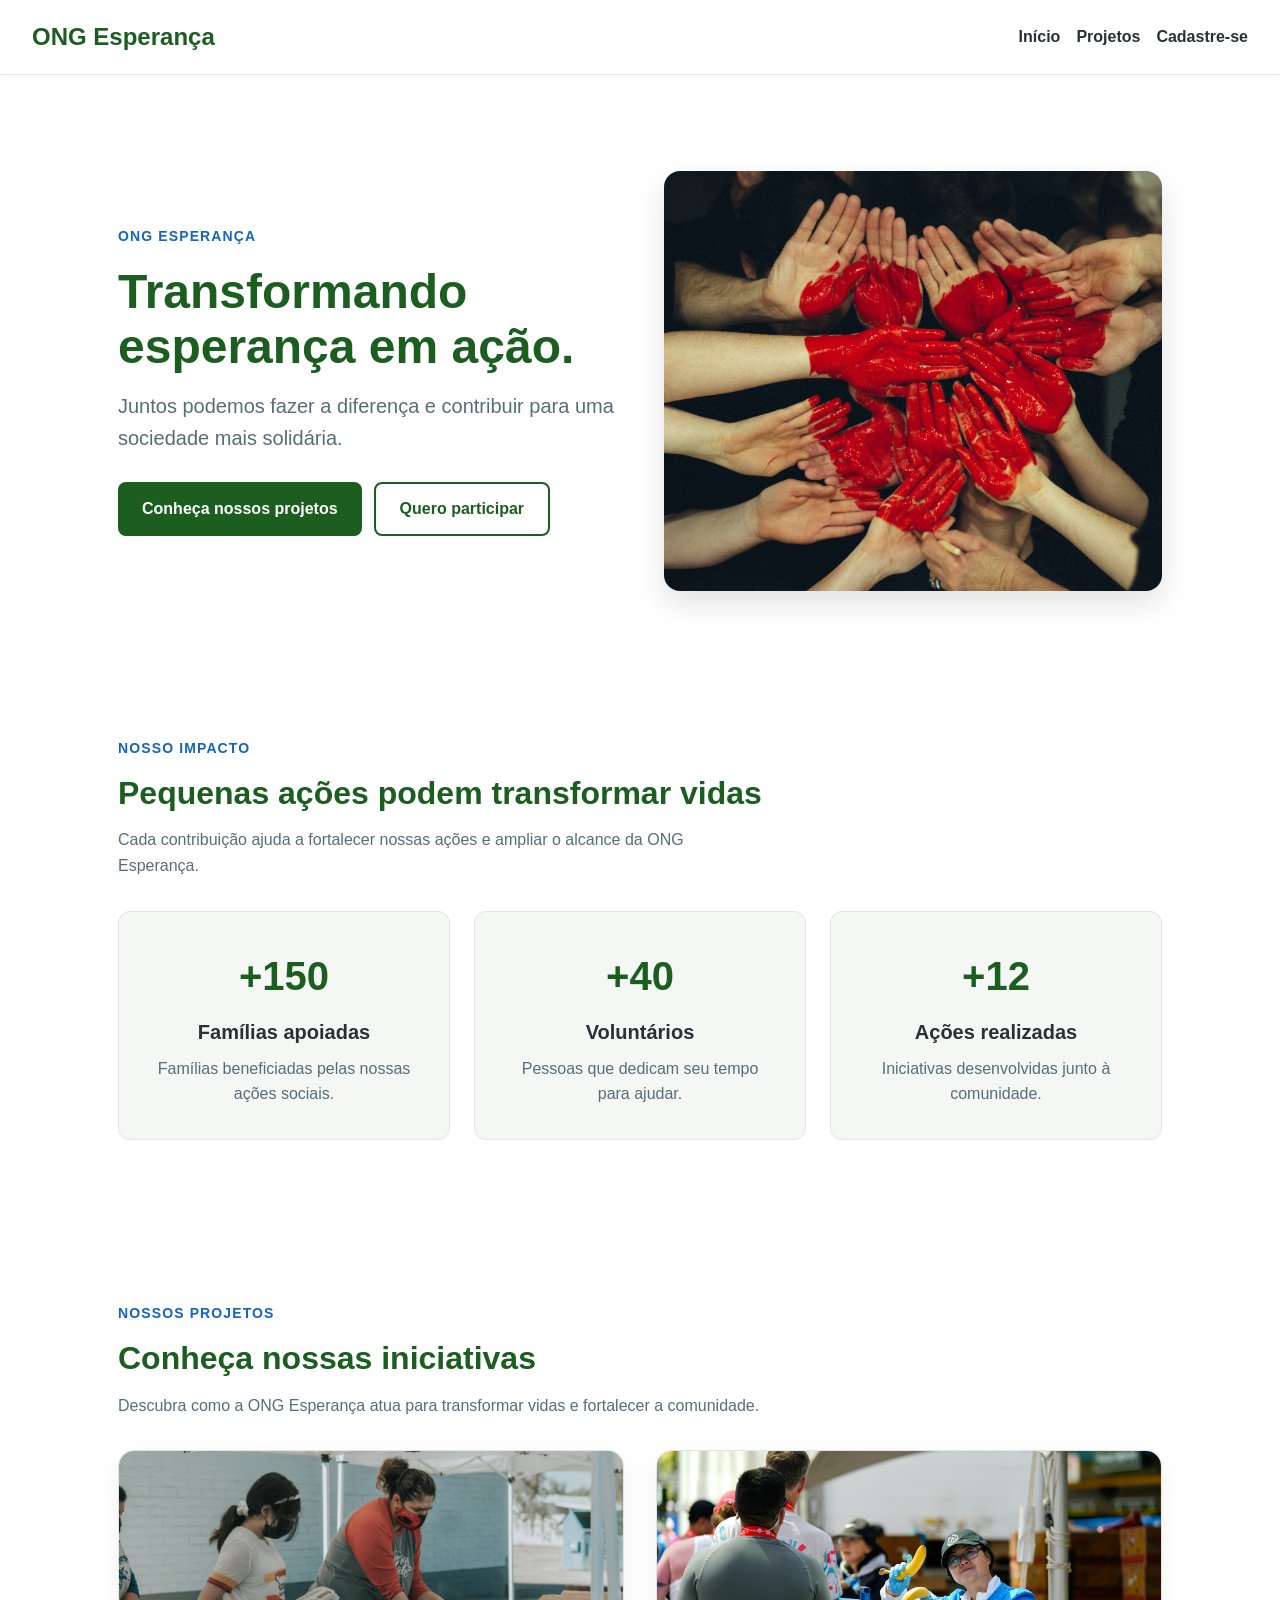
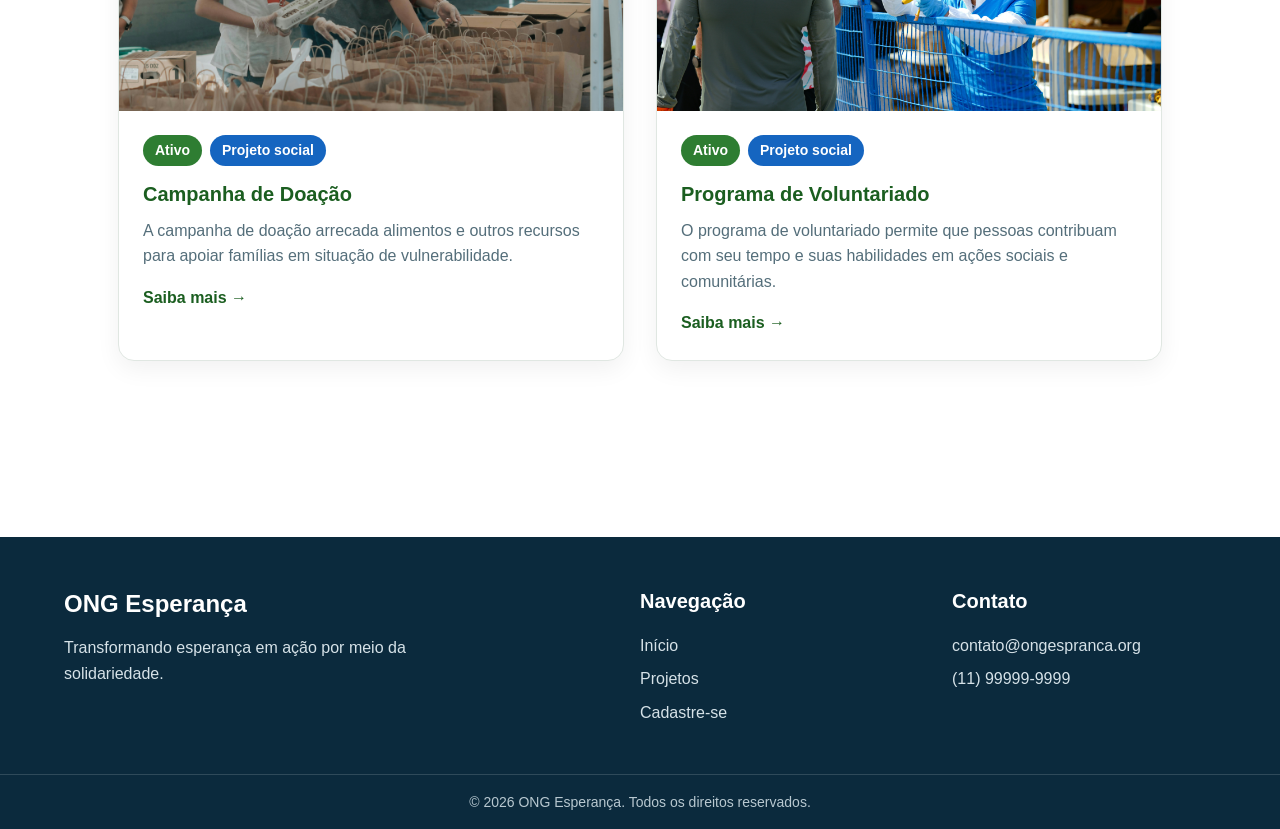
<file: index.html>
<!DOCTYPE html>
<html lang="pt-BR">

<head>
    <meta charset="UTF-8">
    <meta name="viewport" content="width=device-width, initial-scale=1.0">
    <title>ONG Esperança</title>
    <link rel="stylesheet" href="css/style.css">
</head>


<body>

    <header>
        <h1>ONG Esperança</h1>

        <nav class="main-nav">

            <input type="checkbox" id="menu-toggle" class="menu-toggle">

            <label for="menu-toggle" class="menu-button" aria-label="Abrir menu">
                ☰
            </label>

            <ul class="nav-list">

                <li>
                    <a href="index.html">Início</a>
                </li>

                <li class="dropdown">
                    <a href="projetos.html">Projetos</a>

                    <ul class="dropdown-menu">
                        <li>
                            <a href="projetos.html">Campanha de Doação</a>
                        </li>
                        <li>
                            <a href="projetos.html">Programa de Voluntariado</a>
                        </li>
                    </ul>
                </li>

                <li>
                    <a href="cadastro.html">Cadastre-se</a>
                </li>

            </ul>

        </nav>
    </header>

    <main id="app">

        <section>
            <h2>Quem Somos</h2>

            <picture>
                <source srcset="imagens/ong.webp" type="image/webp">
                <img src="imagens/ong.jpg" alt="Pessoas formando um circulo com as mão pintadas de vermelho">
            </picture>

            <p>
                A ONG Esperança atua na promoção da inclusão social,
                oferecendo apoio e oportunidades para pessoas em
                situação de vulnerabilidade.
            </p>

            <p>
                Nosso trabalho é realizado por meio de projetos sociais,
                ações comunitárias e da participação de voluntários
                e doadores.
            </p>
        </section>

        <section>
            <h2>Entre em Contato</h2>

            <p>
                <strong>Endereço:</strong>
                Rua da Solidariedade, 100 - São Paulo - SP
            </p>

            <p>
                <strong>Telefone:</strong>
                (11) 99999-9999
            </p>

            <p>
                <strong>E-mail:</strong>
                contato@ongesperanca.org.br
            </p>
        </section>

    </main>

    <footer class="site-footer">

        <div class="footer-content">

            <div class="footer-brand">
                <h2>ONG Esperança</h2>

                <p>
                    Transformando esperança em ação
                    por meio da solidariedade.
                </p>
            </div>

            <div class="footer-links">
                <h3>Navegação</h3>

                <a href="index.html">Início</a>
                <a href="projetos.html">Projetos</a>
                <a href="cadastro.html">Cadastre-se</a>
            </div>

            <div class="footer-contact">
                <h3>Contato</h3>

                <p>contato@ongespranca.org</p>
                <p>(11) 99999-9999</p>
            </div>

        </div>

        <div class="footer-bottom">
            <p>
                © 2026 ONG Esperança. Todos os direitos reservados.
            </p>
        </div>

    </footer>

    <script type="module" src="js/main.js"></script>

</body>

</html>
</file>
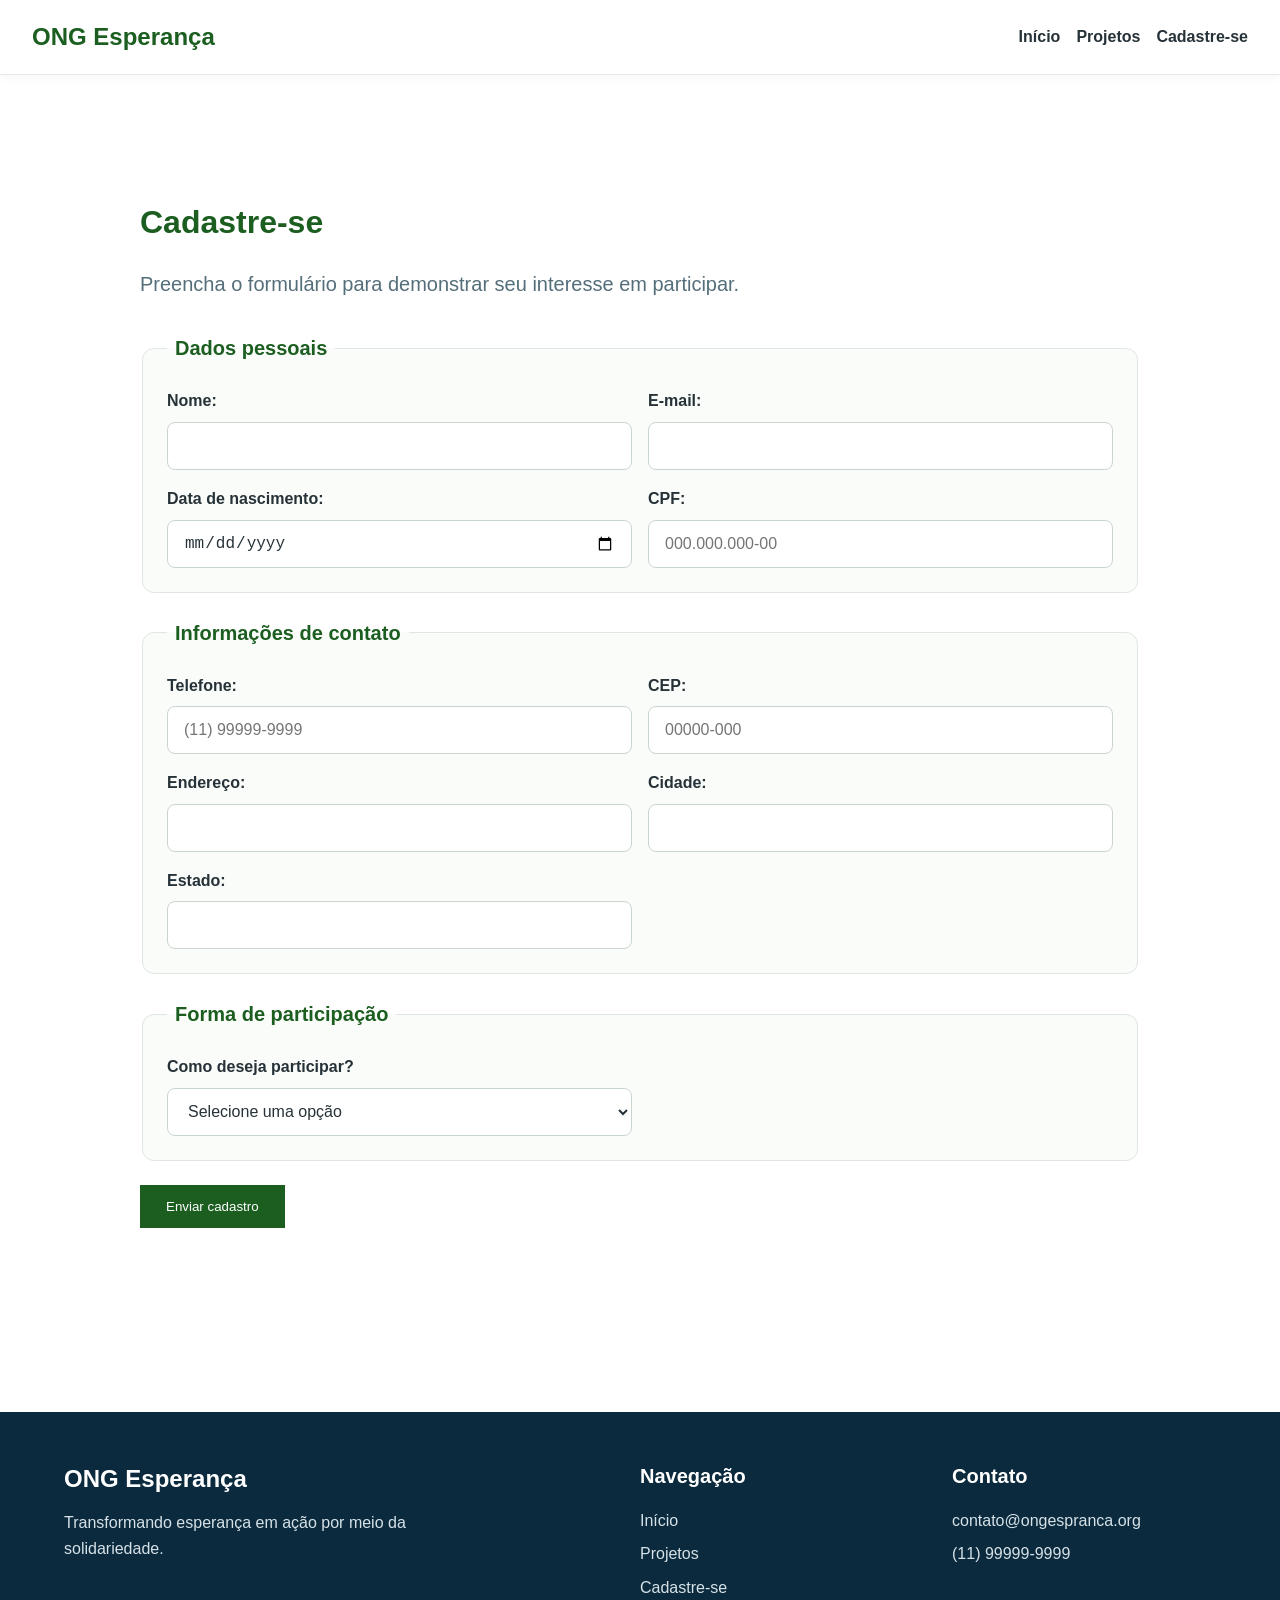
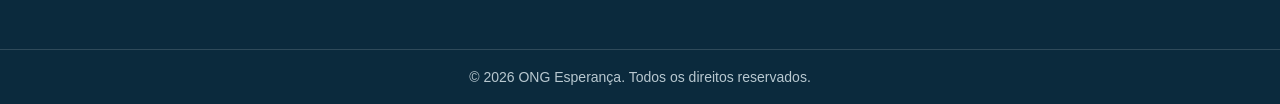
<file: cadastro.html>
<!DOCTYPE html>
<html lang="pt-BR">

<head>
    <meta charset="UTF-8">

    <meta name="viewport" content="width=device-width, initial-scale=1.0">

    <meta name="description" content="Cadastre-se para participar das ações da ONG Esperança.">

    <title>Cadastre-se | ONG Esperança</title>

    <link rel="stylesheet" href="css/style.css">
</head>


<body>

    <!-- ===============================
         CABEÇALHO
    ================================ -->

    <header>

        <h1>
            ONG Esperança
        </h1>


        <nav class="main-nav">

            <!-- Menu mobile -->

            <input type="checkbox" id="menu-toggle" class="menu-toggle">

            <label for="menu-toggle" class="menu-button" aria-label="Abrir menu">
                ☰
            </label>


            <!-- Navegação -->

            <ul class="nav-list">

                <li>
                    <a href="index.html">
                        Início
                    </a>
                </li>


                <li class="dropdown">

                    <a href="projetos.html">
                        Projetos
                    </a>


                    <ul class="dropdown-menu">

                        <li>
                            <a href="projetos.html">
                                Campanha de Doação
                            </a>
                        </li>

                        <li>
                            <a href="projetos.html">
                                Programa de Voluntariado
                            </a>
                        </li>

                    </ul>

                </li>


                <li>
                    <a href="cadastro.html">
                        Cadastre-se
                    </a>
                </li>

            </ul>

        </nav>

    </header>


    <!-- ===============================
         CONTEÚDO PRINCIPAL
         
         O formulário será inserido pelo
         JavaScript através do router.
    ================================ -->

    <main id="app">
    </main>


    <!-- ===============================
         RODAPÉ
    ================================ -->

    <footer class="site-footer">

        <div class="footer-content">


            <!-- Identidade -->

            <div class="footer-brand">

                <h2>
                    ONG Esperança
                </h2>

                <p>
                    Transformando esperança em ação por meio
                    da solidariedade.
                </p>

            </div>


            <!-- Navegação -->

            <div class="footer-links">

                <h3>
                    Navegação
                </h3>

                <a href="index.html">
                    Início
                </a>

                <a href="projetos.html">
                    Projetos
                </a>

                <a href="cadastro.html">
                    Cadastre-se
                </a>

            </div>


            <!-- Contato -->

            <div class="footer-contact">

                <h3>
                    Contato
                </h3>

                <p>
                    contato@ongespranca.org
                </p>

                <p>
                    (11) 99999-9999
                </p>

            </div>

        </div>


        <div class="footer-bottom">

            <p>
                © 2026 ONG Esperança.
                Todos os direitos reservados.
            </p>

        </div>

    </footer>


    <!-- ===============================
         JAVASCRIPT
    ================================ -->

    <script type="module" src="js/main.js"></script>

</body>

</html>
</file>
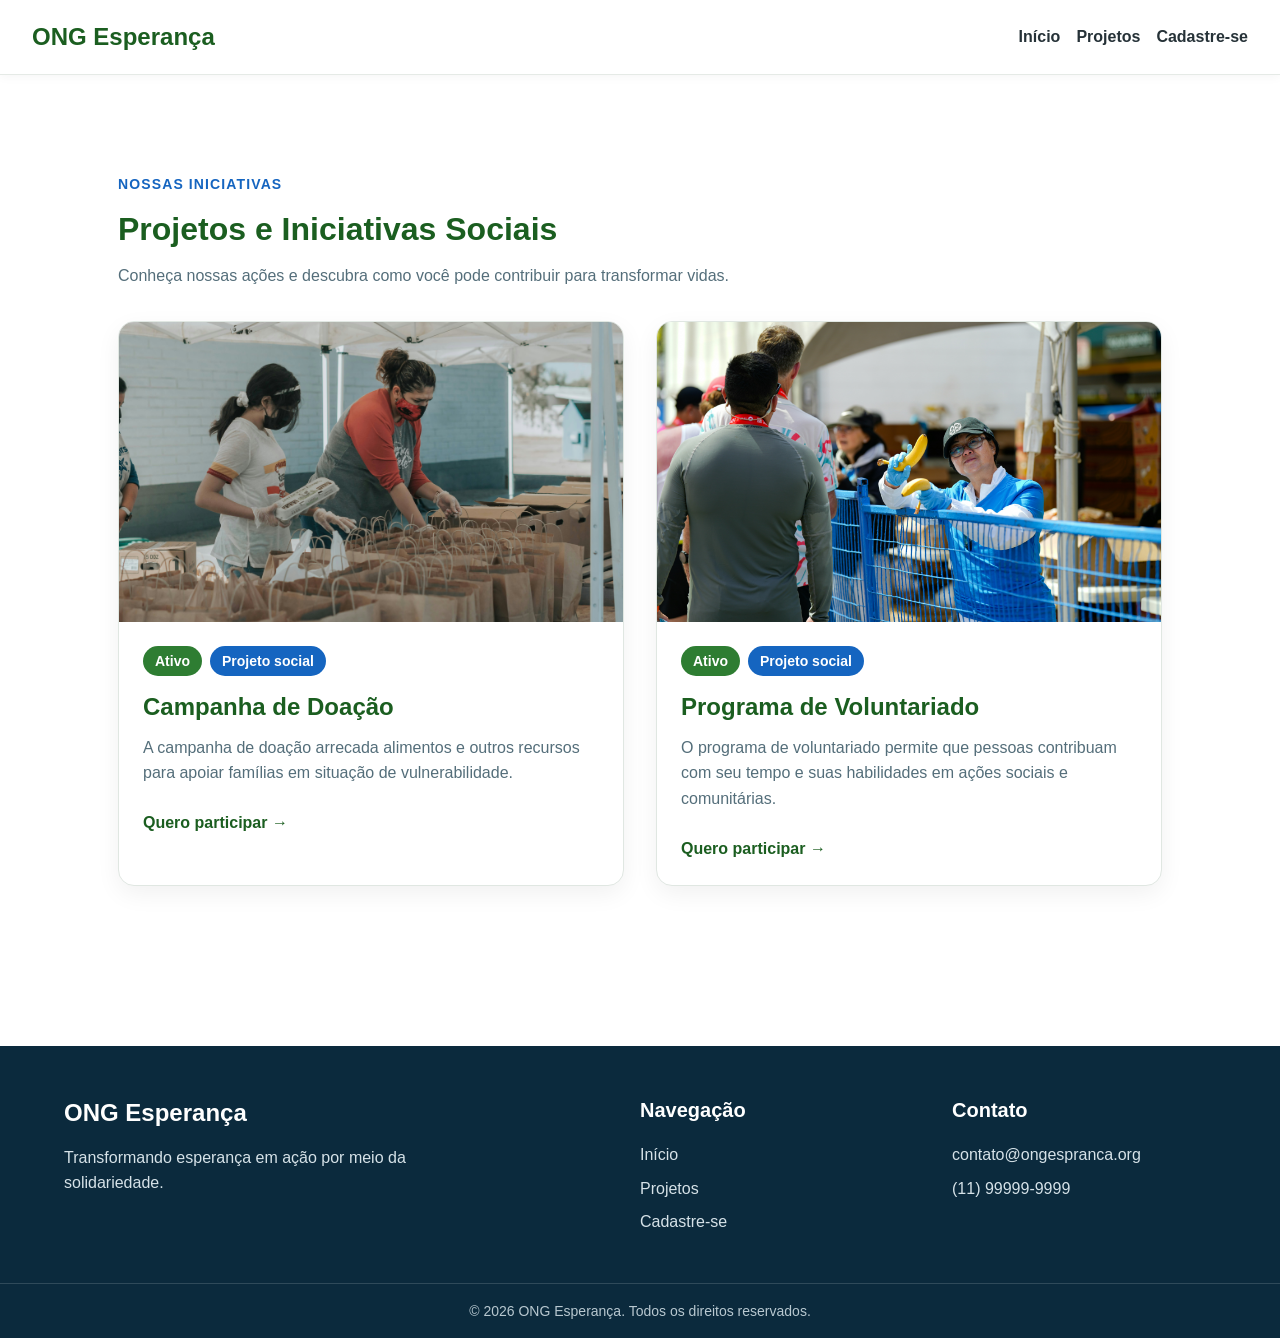
<file: projetos.html>
<!DOCTYPE html>
<html lang="pt-BR">

<head>
    <meta charset="UTF-8">

    <meta name="viewport" content="width=device-width, initial-scale=1.0">

    <meta name="description" content="Conheça os projetos e iniciativas sociais da ONG Esperança.">

    <title>Projetos | ONG Esperança</title>

    <link rel="stylesheet" href="css/style.css">
</head>


<body>

    <!-- ===============================
         CABEÇALHO
    ================================ -->

    <header>

        <h1>
            ONG Esperança
        </h1>


        <nav class="main-nav">

            <!-- Menu mobile -->

            <input type="checkbox" id="menu-toggle" class="menu-toggle">

            <label for="menu-toggle" class="menu-button" aria-label="Abrir menu">
                ☰
            </label>


            <!-- Navegação -->

            <ul class="nav-list">

                <li>
                    <a href="index.html">
                        Início
                    </a>
                </li>


                <li class="dropdown">

                    <a href="projetos.html">
                        Projetos
                    </a>


                    <ul class="dropdown-menu">

                        <li>
                            <a href="projetos.html">
                                Campanha de Doação
                            </a>
                        </li>

                        <li>
                            <a href="projetos.html">
                                Programa de Voluntariado
                            </a>
                        </li>

                    </ul>

                </li>


                <li>
                    <a href="cadastro.html">
                        Cadastre-se
                    </a>
                </li>

            </ul>

        </nav>

    </header>


    <!-- ===============================
         CONTEÚDO PRINCIPAL
         
         O conteúdo será inserido pelo
         JavaScript através do router.
    ================================ -->

    <main id="app">
    </main>


    <!-- ===============================
         RODAPÉ
    ================================ -->

    <footer class="site-footer">

        <div class="footer-content">


            <!-- Identidade -->

            <div class="footer-brand">

                <h2>
                    ONG Esperança
                </h2>

                <p>
                    Transformando esperança em ação por meio
                    da solidariedade.
                </p>

            </div>


            <!-- Navegação -->

            <div class="footer-links">

                <h3>
                    Navegação
                </h3>

                <a href="index.html">
                    Início
                </a>

                <a href="projetos.html">
                    Projetos
                </a>

                <a href="cadastro.html">
                    Cadastre-se
                </a>

            </div>


            <!-- Contato -->

            <div class="footer-contact">

                <h3>
                    Contato
                </h3>

                <p>
                    contato@ongespranca.org
                </p>

                <p>
                    (11) 99999-9999
                </p>

            </div>

        </div>


        <div class="footer-bottom">

            <p>
                © 2026 ONG Esperança.
                Todos os direitos reservados.
            </p>

        </div>

    </footer>


    <!-- ===============================
         JAVASCRIPT
    ================================ -->

    <script type="module" src="js/main.js"></script>

</body>

</html>
</file>
<file: css/style.css>
/* =========================================================
   DESIGN SYSTEM
   ========================================================= */

:root {

    /* Cores */

    --color-primary: #1B5E20;
    --color-primary-light: #2E7D32;
    --color-secondary: #1565C0;
    --color-accent: #F9A825;

    --color-text: #263238;
    --color-text-light: #546E7A;

    --color-background: #FFFFFF;
    --color-background-soft: #F5F7F5;


    /* Tipografia */

    --font-size-xl: 2rem;
    --font-size-lg: 1.5rem;
    --font-size-md: 1.25rem;
    --font-size-base: 1rem;
    --font-size-sm: 0.875rem;


    /* Espaçamentos */

    --space-1: 0.25rem;
    --space-2: 0.5rem;
    --space-3: 0.75rem;
    --space-4: 1rem;
    --space-5: 1.5rem;
    --space-6: 2rem;
    --space-7: 3rem;
    --space-8: 4rem;
}


/* =========================================================
   ESTILOS GERAIS
   ========================================================= */

* {
    box-sizing: border-box;
}

html {
    scroll-behavior: smooth;
}

body {
    margin: 0;

    font-family: Arial, sans-serif;
    font-size: var(--font-size-base);
    line-height: 1.6;

    color: var(--color-text);
    background-color: var(--color-background);
}

h1 {
    font-size: var(--font-size-xl);
    color: var(--color-primary);
}

h2 {
    font-size: var(--font-size-lg);
    color: var(--color-primary);
}

h3 {
    font-size: var(--font-size-md);
    color: var(--color-primary);
}

a {
    color: var(--color-secondary);
}

img {
    display: block;
    max-width: 100%;
    height: auto;
}


/* =========================================================
   HEADER
   ========================================================= */

header {
    display: flex;
    justify-content: space-between;
    align-items: center;
    flex-wrap: wrap;

    gap: var(--space-4);

    padding: var(--space-4) var(--space-6);

    background-color: var(--color-background);

    border-bottom: 1px solid #E5EAE6;

    box-shadow: 0 2px 10px rgba(0, 0, 0, 0.04);

    position: relative;
    z-index: 10;
}

header h1 {
    margin: 0;

    color: var(--color-primary);

    font-size: var(--font-size-lg);
    font-weight: 700;
}


/* =========================================================
   NAVEGAÇÃO
   ========================================================= */

.main-nav {
    position: relative;
}

.nav-list {
    display: flex;
    align-items: center;

    gap: var(--space-4);

    list-style: none;

    margin: 0;
    padding: 0;
}

.nav-list a {
    position: relative;

    display: block;

    padding: var(--space-2) 0;

    color: var(--color-text);

    text-decoration: none;

    font-weight: 600;

    transition: color 0.2s ease;
}

.nav-list a:hover {
    color: var(--color-primary);
}

.nav-list a::after {
    content: "";

    position: absolute;

    left: 0;
    bottom: 0;

    width: 0;
    height: 2px;

    background-color: var(--color-primary);

    transition: width 0.2s ease;
}

.nav-list a:hover::after {
    width: 100%;
}


/* =========================================================
   MENU HAMBÚRGUER
   ========================================================= */

.menu-toggle {
    display: none;
}

.menu-button {
    display: none;

    cursor: pointer;

    font-size: 1.8rem;
    line-height: 1;

    padding: var(--space-2);

    color: var(--color-primary);
}


/* =========================================================
   DROPDOWN
   ========================================================= */

.dropdown {
    position: relative;
}

.dropdown-menu {
    display: none;

    position: absolute;

    top: calc(100% + 0.5rem);
    left: 0;

    min-width: 220px;

    margin: 0;
    padding: var(--space-3);

    list-style: none;

    background-color: var(--color-background);

    border: 1px solid #E0E7E2;
    border-radius: 8px;

    box-shadow: 0 8px 20px rgba(0, 0, 0, 0.10);

    z-index: 1000;
}

.dropdown:hover .dropdown-menu,
.dropdown:focus-within .dropdown-menu {
    display: block;
}

.dropdown-menu a {
    padding: var(--space-2);
}

.dropdown-menu a::after {
    display: none;
}


/* =========================================================
   MAIN / GRID PRINCIPAL
   ========================================================= */

main {
    display: grid;

    grid-template-columns: repeat(12, 1fr);

    gap: var(--space-5);

    max-width: 1200px;

    margin: 0 auto;

    padding: var(--space-5);
}

main>section {
    grid-column: 1 / -1;
}


/* =========================================================
   HERO
   ========================================================= */

.hero {
    display: grid;

    grid-template-columns: 1fr 1fr;

    align-items: center;

    gap: var(--space-7);

    padding: var(--space-7) 0;
}

.hero-content {
    display: flex;

    flex-direction: column;

    align-items: flex-start;

    gap: var(--space-4);
}

.hero-label {
    font-size: var(--font-size-sm);

    font-weight: 600;

    color: var(--color-secondary);

    text-transform: uppercase;

    letter-spacing: 0.08em;
}

.hero h2 {
    margin: 0;

    font-size: 3rem;

    line-height: 1.15;

    color: var(--color-primary);
}

.hero p {
    margin: 0;

    max-width: 520px;

    color: var(--color-text-light);

    font-size: var(--font-size-md);
}

.hero-image img {
    width: 100%;

    height: 420px;

    object-fit: cover;

    border-radius: 16px;

    box-shadow: 0 12px 30px rgba(0, 0, 0, 0.12);
}

.hero-actions {
    display: flex;

    flex-wrap: wrap;

    gap: var(--space-3);

    margin-top: var(--space-3);
}


/* =========================================================
   BOTÕES
   ========================================================= */

.button {
    display: inline-flex;

    align-items: center;
    justify-content: center;

    padding: var(--space-3) var(--space-5);

    border-radius: 8px;

    text-decoration: none;

    font-weight: 600;

    transition:
        background-color 0.2s ease,
        color 0.2s ease,
        transform 0.2s ease,
        box-shadow 0.2s ease;
}

.button-primary {
    background-color: var(--color-primary);

    color: var(--color-background);
}

.button-primary:hover {
    background-color: var(--color-primary-light);

    transform: translateY(-2px);
}

.button-secondary {
    border: 2px solid var(--color-primary);

    color: var(--color-primary);

    background-color: transparent;
}

.button-secondary:hover {
    background-color: var(--color-primary);

    color: var(--color-background);
}


/* =========================================================
   SEÇÃO DE IMPACTO
   ========================================================= */

.impact {
    padding: var(--space-8) 0;
}

.section-heading {
    max-width: 650px;

    margin-bottom: var(--space-6);
}

.section-label {
    color: var(--color-secondary);

    font-size: var(--font-size-sm);

    font-weight: 700;

    text-transform: uppercase;

    letter-spacing: 0.08em;
}

.section-heading h2 {
    margin: var(--space-2) 0;

    font-size: var(--font-size-xl);

    color: var(--color-primary);
}

.section-heading p {
    margin: 0;

    color: var(--color-text-light);
}

.impact-grid {
    display: grid;

    grid-template-columns: repeat(3, 1fr);

    gap: var(--space-5);
}

.impact-card {
    padding: var(--space-6);

    background-color: var(--color-background-soft);

    border: 1px solid #E0E7E2;

    border-radius: 12px;

    text-align: center;

    transition:
        transform 0.2s ease,
        box-shadow 0.2s ease;
}

.impact-card:hover {
    transform: translateY(-4px);

    box-shadow: 0 10px 25px rgba(0, 0, 0, 0.08);
}

.impact-number {
    display: block;

    font-size: 2.5rem;

    font-weight: 700;

    color: var(--color-primary);
}

.impact-card h3 {
    margin: var(--space-2) 0;

    color: var(--color-text);
}

.impact-card p {
    margin: 0;

    color: var(--color-text-light);
}


/* =========================================================
   PROJETOS EM DESTAQUE
   ========================================================= */

.featured-projects {
    padding: var(--space-8) 0;
}

.featured-grid {
    display: grid;

    grid-template-columns: repeat(2, 1fr);

    gap: var(--space-6);
}

.featured-card {
    overflow: hidden;

    background-color: var(--color-background);

    border: 1px solid #E0E7E2;

    border-radius: 16px;

    box-shadow: 0 8px 24px rgba(0, 0, 0, 0.06);

    transition:
        transform 0.2s ease,
        box-shadow 0.2s ease;
}

.featured-card:hover {
    transform: translateY(-5px);

    box-shadow: 0 14px 30px rgba(0, 0, 0, 0.10);
}

.featured-image img {
    width: 100%;

    height: 260px;

    object-fit: cover;
}

.featured-content {
    padding: var(--space-5);
}

.featured-content h3 {
    margin: var(--space-3) 0 var(--space-2);

    color: var(--color-primary);
}

.featured-content p {
    margin: 0 0 var(--space-4);

    color: var(--color-text-light);
}


/* =========================================================
   PROJETOS
   ========================================================= */

.projects-page {
    padding: var(--space-7) 0;
}

.projects-page .section-heading {
    margin-bottom: var(--space-6);
}

.projects-page .projects-grid {
    display: grid;

    grid-template-columns: repeat(2, minmax(0, 1fr));

    gap: var(--space-6);
}

.project-card {
    min-width: 0;

    overflow: hidden;

    background-color: var(--color-background);

    border: 1px solid #E0E7E2;

    border-radius: 16px;

    box-shadow: 0 8px 24px rgba(0, 0, 0, 0.06);

    transition:
        transform 0.2s ease,
        box-shadow 0.2s ease;
}

.project-card:hover {
    transform: translateY(-5px);

    box-shadow: 0 14px 30px rgba(0, 0, 0, 0.10);
}

.project-image {
    width: 100%;

    overflow: hidden;
}

.project-image img {
    width: 100%;

    height: 300px;

    object-fit: cover;
}

.project-content {
    padding: var(--space-5);
}

.project-content h3 {
    margin: var(--space-3) 0 var(--space-2);

    color: var(--color-primary);

    font-size: var(--font-size-lg);
}

.project-content p {
    margin: 0 0 var(--space-5);

    color: var(--color-text-light);

    line-height: 1.6;
}

.project-link {
    color: var(--color-primary);

    font-weight: 700;

    text-decoration: none;
}

.project-link:hover {
    color: var(--color-primary-light);

    text-decoration: underline;
}


/* =========================================================
   BADGES
   ========================================================= */

.badges {
    display: flex;

    flex-wrap: wrap;

    gap: var(--space-2);
}

.badge {
    display: inline-flex;

    align-items: center;

    padding: var(--space-1) var(--space-3);

    border-radius: 999px;

    font-size: var(--font-size-sm);

    font-weight: 600;
}

.badge-success {
    background-color: var(--color-primary-light);

    color: var(--color-background);
}

.badge-info {
    background-color: var(--color-secondary);

    color: var(--color-background);
}

.badge-warning {
    background-color: var(--color-accent);

    color: var(--color-text);
}


/* =========================================================
   FORMULÁRIO
   ========================================================= */

form {
    display: flex;

    flex-direction: column;

    gap: var(--space-5);
}

fieldset {
    display: flex;

    flex-direction: column;

    gap: var(--space-3);
}

.form-group {
    display: flex;

    flex-direction: column;

    gap: var(--space-2);
}

button {
    align-self: flex-start;

    padding: var(--space-3) var(--space-5);

    background-color: var(--color-primary);

    color: var(--color-background);

    border: 2px solid var(--color-primary);

    cursor: pointer;

    transition:
        background-color 0.2s ease,
        border-color 0.2s ease,
        box-shadow 0.2s ease,
        transform 0.1s ease;
}

button:hover {
    background-color: var(--color-primary-light);

    border-color: var(--color-primary-light);

    box-shadow: 0 4px 10px rgba(0, 0, 0, 0.15);
}

button:focus {
    outline: 3px solid var(--color-accent);

    outline-offset: 2px;
}

button:active {
    transform: translateY(1px);

    box-shadow: none;
}

button:disabled {
    background-color: var(--color-text-light);

    border-color: var(--color-text-light);

    cursor: not-allowed;

    opacity: 0.6;
}

input,
select {
    border: 2px solid var(--color-text-light);

    padding: var(--space-2);

    transition:
        border-color 0.2s ease,
        box-shadow 0.2s ease;
}

input:focus,
select:focus {
    border-color: var(--color-secondary);

    outline: none;

    box-shadow: 0 0 0 3px rgba(21, 101, 192, 0.15);
}

input:valid,
select:valid {
    border-color: var(--color-primary);
}

input:invalid,
select:invalid {
    border-color: #C62828;
}


/* =========================================================
   FORMULÁRIO DE CADASTRO
   ========================================================= */

main:has(#cadastro-form) {
    display: block;
}

main:has(#cadastro-form)>section {
    max-width: 1000px;

    margin: 0 auto;

    padding: var(--space-7) 0;
}

main:has(#cadastro-form) h2 {
    margin-bottom: var(--space-3);

    color: var(--color-primary);

    font-size: var(--font-size-xl);
}

main:has(#cadastro-form)>section>p {
    margin-bottom: var(--space-6);

    color: var(--color-text-light);

    font-size: var(--font-size-md);
}

#cadastro-form {
    display: flex;

    flex-direction: column;

    gap: var(--space-5);
}

#cadastro-form fieldset {
    display: grid;

    grid-template-columns: repeat(2, minmax(0, 1fr));

    gap: var(--space-4);

    padding: var(--space-5);

    background-color: #FAFCFA;

    border: 1px solid #E0E7E2;

    border-radius: 12px;
}

#cadastro-form legend {
    padding: 0 var(--space-2);

    color: var(--color-primary);

    font-weight: 700;

    font-size: var(--font-size-md);
}

#cadastro-form label {
    display: block;

    color: var(--color-text);

    font-weight: 600;
}

#cadastro-form input,
#cadastro-form select {
    width: 100%;

    min-height: 48px;

    box-sizing: border-box;

    padding: var(--space-3) var(--space-4);

    background-color: var(--color-background);

    color: var(--color-text);

    font-size: var(--font-size-base);

    border: 1px solid #CBD5D0;

    border-radius: 8px;
}

#form-feedback {
    color: var(--color-text);

    font-weight: 500;
}


/* =========================================================
   FOOTER
   ========================================================= */

.site-footer {
    margin-top: var(--space-8);

    background-color: #0B2A3D;

    color: var(--color-background);
}

.footer-content {
    display: grid;

    grid-template-columns: 2fr 1fr 1fr;

    gap: var(--space-7);

    max-width: 1200px;

    margin: 0 auto;

    padding: var(--space-7) var(--space-5);
}

.footer-brand h2 {
    margin: 0 0 var(--space-3);

    color: var(--color-background);
}

.footer-brand p {
    max-width: 350px;

    margin: 0;

    color: #D6E2E8;
}

.footer-links,
.footer-contact {
    display: flex;

    flex-direction: column;

    gap: var(--space-2);
}

.footer-links h3,
.footer-contact h3 {
    margin: 0 0 var(--space-2);

    color: var(--color-background);
}

.footer-links a {
    color: #D6E2E8;

    text-decoration: none;

    transition: color 0.2s ease;
}

.footer-links a:hover {
    color: var(--color-accent);
}

.footer-contact p {
    margin: 0;

    color: #D6E2E8;
}

.footer-bottom {
    padding: var(--space-4) var(--space-5);

    text-align: center;

    border-top: 1px solid rgba(255, 255, 255, 0.15);
}

.footer-bottom p {
    margin: 0;

    color: #B8C8D0;

    font-size: var(--font-size-sm);
}


/* =========================================================
   COMPONENTES DE FEEDBACK
   ========================================================= */

.alert {
    padding: var(--space-4);

    margin-bottom: var(--space-4);

    border-left: 4px solid;

    border-radius: 4px;
}

.alert-info {
    background-color: #E3F2FD;

    border-color: var(--color-secondary);

    color: var(--color-text);
}

.alert-success {
    background-color: #E8F5E9;

    border-color: var(--color-primary);

    color: var(--color-text);
}

.alert-warning {
    background-color: #FFF8E1;

    border-color: var(--color-accent);

    color: var(--color-text);
}

.alert-error {
    background-color: #FFEBEE;

    border-color: #C62828;

    color: var(--color-text);
}


/* =========================================================
   TOAST
   ========================================================= */

.toast {
    position: fixed;

    right: var(--space-5);
    bottom: var(--space-5);

    max-width: 320px;

    padding: var(--space-4);

    background-color: var(--color-text);

    color: var(--color-background);

    border-radius: 6px;

    box-shadow: 0 4px 12px rgba(0, 0, 0, 0.2);
}


/* =========================================================
   MODAL
   ========================================================= */

.modal {
    position: fixed;

    inset: 0;

    display: flex;

    align-items: center;
    justify-content: center;

    padding: var(--space-5);

    background-color: rgba(0, 0, 0, 0.5);
}

.modal-content {
    width: 100%;

    max-width: 500px;

    padding: var(--space-6);

    background-color: var(--color-background);

    border-radius: 8px;

    box-shadow: 0 8px 24px rgba(0, 0, 0, 0.2);
}


/* =========================================================
   BREAKPOINT — 480px
   ========================================================= */

@media (min-width: 480px) {

    main {
        padding: var(--space-6);
    }
}


/* =========================================================
   MOBILE — ATÉ 767px
   ========================================================= */

@media (max-width: 767px) {

    /* -------------------------
       HEADER
       ------------------------- */

    header {
        padding: var(--space-4);
    }

    .menu-button {
        display: block;
    }

    .nav-list {
        display: none;

        position: absolute;

        top: calc(100% + 0.25rem);
        right: 0;

        width: 220px;

        flex-direction: column;

        align-items: stretch;

        gap: var(--space-2);

        margin: 0;

        padding: var(--space-3);

        background-color: var(--color-background);

        border: 1px solid #E0E7E2;

        border-radius: 8px;

        box-shadow: 0 8px 20px rgba(0, 0, 0, 0.10);

        z-index: 1000;
    }

    .menu-toggle:checked+.menu-button+.nav-list {
        display: flex;
    }

    .nav-list li {
        width: 100%;
    }

    .nav-list a {
        display: block;

        width: 100%;

        padding: var(--space-3);
    }


    /* -------------------------
       DROPDOWN MOBILE
       ------------------------- */

    .dropdown-menu {
        position: static;

        width: 100%;

        padding: 0;

        border: none;

        border-radius: 0;

        box-shadow: none;
    }

    .dropdown:hover .dropdown-menu {
        display: none;
    }

    .dropdown:focus-within .dropdown-menu {
        display: block;
    }


    /* -------------------------
       MAIN
       ------------------------- */

    main {
        grid-template-columns: 1fr;

        gap: var(--space-4);

        padding: var(--space-4);
    }


    /* -------------------------
       HERO
       ------------------------- */

    .hero {
        grid-template-columns: 1fr;

        gap: var(--space-5);

        padding: var(--space-6) 0;
    }

    .hero h2 {
        font-size: 2.2rem;
    }

    .hero-image {
        order: -1;
    }

    .hero-image img {
        height: 300px;
    }

    .hero-actions {
        width: 100%;
    }

    .button {
        width: 100%;
    }


    /* -------------------------
       IMPACTO
       ------------------------- */

    .impact {
        padding: var(--space-6) 0;
    }

    .impact-grid {
        grid-template-columns: 1fr;
    }


    /* -------------------------
       PROJETOS EM DESTAQUE
       ------------------------- */

    .featured-grid {
        grid-template-columns: 1fr;
    }

    .featured-image img {
        height: 220px;
    }


    /* -------------------------
       PÁGINA DE PROJETOS
       ------------------------- */

    .projects-page {
        padding: var(--space-6) 0;
    }

    .projects-page .projects-grid {
        grid-template-columns: 1fr;
    }

    .projects-page .project-image img {
        height: 240px;
    }


    /* -------------------------
       FORMULÁRIO MOBILE
       ------------------------- */

    #cadastro-form fieldset {
        grid-template-columns: 1fr;
    }

    #cadastro-form input,
    #cadastro-form select {
        width: 100%;

        box-sizing: border-box;
    }


    /* -------------------------
       FOOTER
       ------------------------- */

    .footer-content {
        grid-template-columns: 1fr;

        gap: var(--space-5);
    }

    .site-footer {
        margin-top: var(--space-6);
    }
}


/* =========================================================
   BREAKPOINT — 768px
   ========================================================= */

@media (min-width: 768px) {

    main {
        gap: var(--space-6);
    }

    .projects-page .projects-grid {
        grid-template-columns: repeat(2, minmax(0, 1fr));
    }

    .footer-content {
        grid-template-columns: 2fr 1fr 1fr;
    }
}


/* =========================================================
   BREAKPOINT — 1024px
   ========================================================= */

@media (min-width: 1024px) {

    main {
        max-width: 960px;

        padding: var(--space-7);
    }
}


/* =========================================================
   BREAKPOINT — 1280px
   ========================================================= */

@media (min-width: 1280px) {

    main {
        max-width: 1140px;
    }
}


/* =========================================================
   BREAKPOINT — 1440px
   ========================================================= */

@media (min-width: 1440px) {

    main {
        max-width: 1320px;
    }
}
</file>
